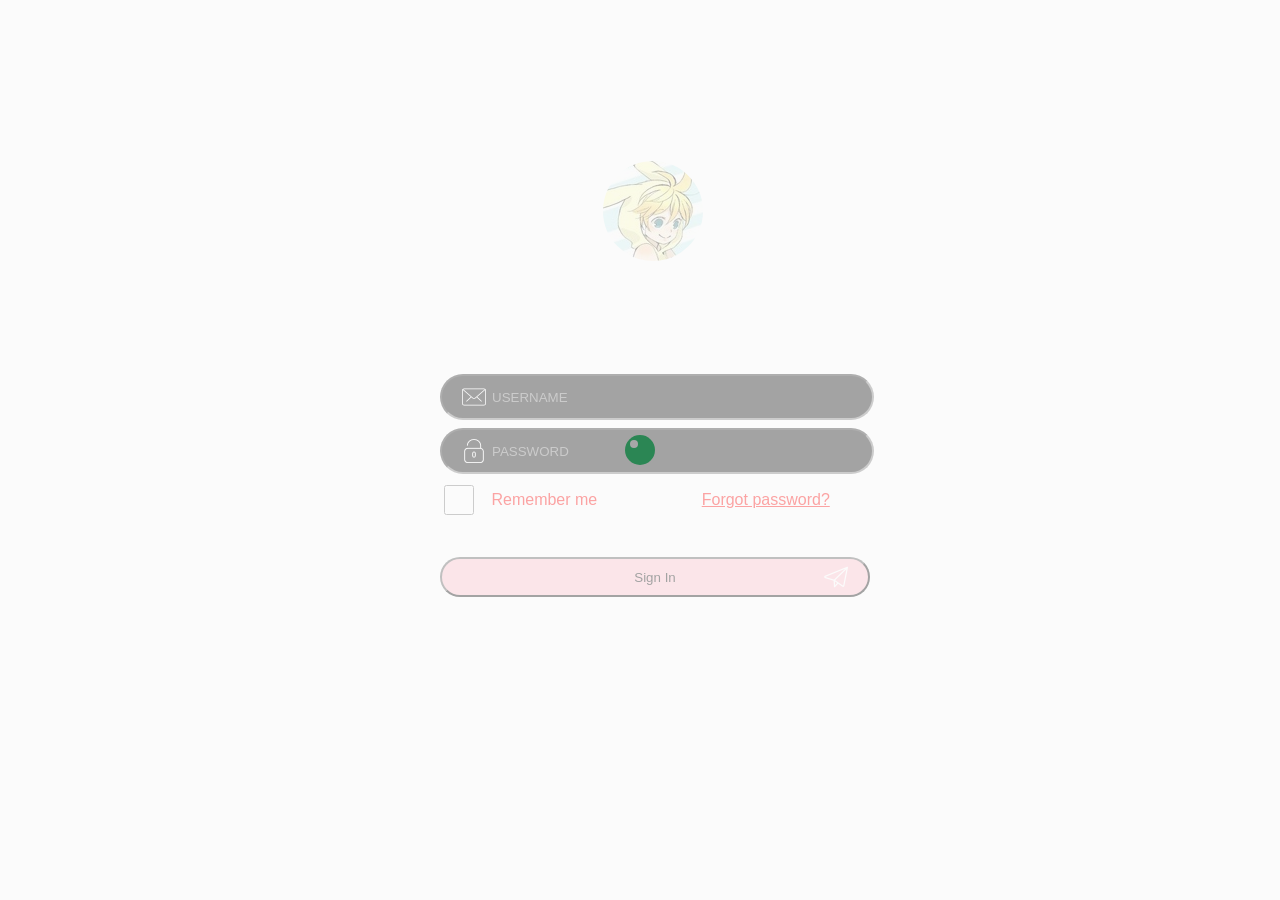
<file: LoginPage.html>
<!DOCTYPE html>
<html>
	<head>
	    <meta charset="utf-8">
		<title>Login Page</title>
		<link rel="stylesheet" href="css/loginpage.css">
		<link rel="stylesheet" href="css/font-awesome.min.css">
		<script src="js/jquery.js"></script>		
		<script src="js/custom.js"></script>
	</head>
	<body>
	<div class="preloader">
		<div class="sk-spinner sk-spinner-wordpress">
			<span class="sk-inner-circle"></span>
		</div>
	</div>
	    <div id="body">
			<div id="div1">
				<h1 style="font-size:50px;"><pre>BEYONDBOB'S PAGE</pre></h1>
			</div>
			<div id="div4"></div>
			<div id="div2">
				<h2 style="font-size:35px;"><pre>SIGN IN</pre></h2>
			</div>
			<form name="sign" method="get" action="index.html">
				<div>
					<input type="email" id="input1" Name="Username" placeholder="USERNAME" required="">
				</div>
				<div class="div">
					<input type="password" id="input2"Name="Password" placeholder="PASSWORD" required="">
				</div>
				<div id="div3">
					<input type="checkbox" id="brand" value="">
					<label for="brand" style="color:red">Remember me</label>
					<a href="#" style="color:red">Forgot password?</a>
				</div>
				<div>
					<input type="submit" id="input3" Name="SignIn" value="Sign In" style="margin-top:0%;">
				</div>
			</form>
		</div>
</file>
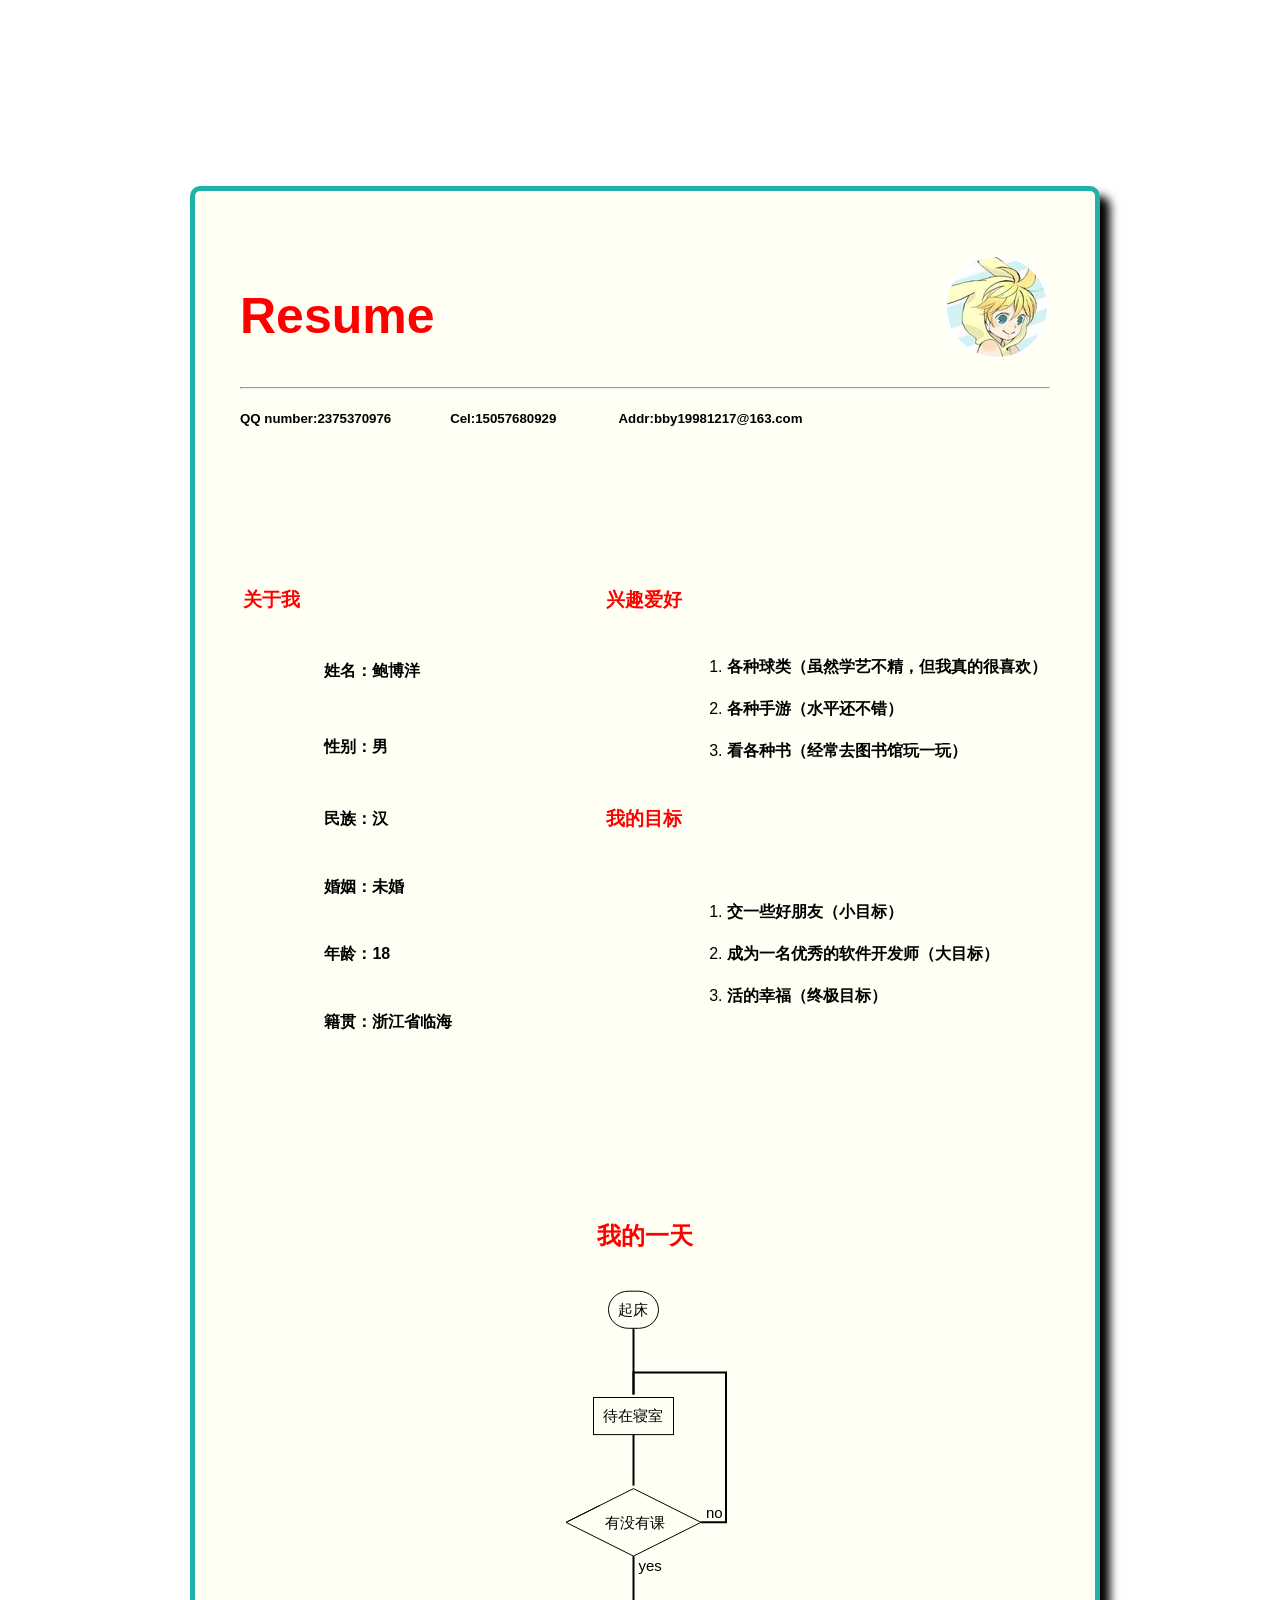
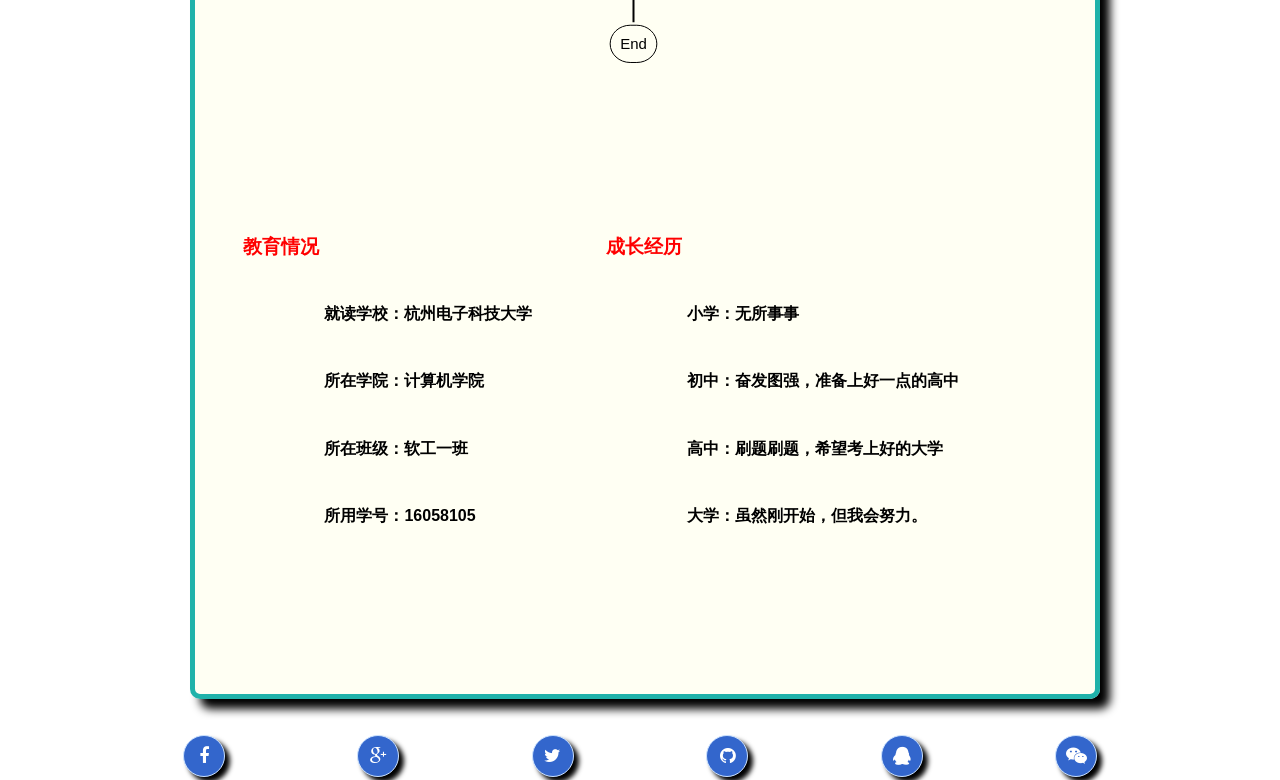
<file: mine.html>
<!DOCTYPE html>
<html>
	<head>
		<meta charset="utf-8">
		<title>自我介绍</title>
		<script src="js/jquery.js"></script>		
		<script src="js/custom.js"></script>
		<script src="js/aside.js"></script>
		<link rel="stylesheet" href="css/font-awesome.min.css">
		<link rel="stylesheet" href="css/aside.css">
		<link href="css/mine.css" rel="stylesheet" type="text/css">
	</head>
	<body>
		<div class="side-back" style="display: none;"></div>
		<div class="side-area">
			<div class="side-btn"></div>
			<div id="aside0"></div>
			<div class="side-time">
				<div class="side-week">星期三</div>
				<div class="side-data">2017/5/24</div>
			</div>
			<div style="width:100%;float:left;clear:both;margin-top:4px;">
			    <img src="images/fruit1.jpg" style="width:40px;height:40px;float:left;">
				<a href="index.html"><h4>首页</h4></a>
			</div><hr>
			<div style="width:100%;float:left;clear:both;margin-top:4px;">
			    <img src="images/fruit2.jpg" style="width:40px;height:40px;float:left;">
				<a href="myuniversity.html"><h4>我的大学</h4></a>
			</div><hr>
			<div style="width:100%;float:left;clear:both;margin-top:4px;">
			    <img src="images/fruit3.jpg" style="width:40px;height:40px;float:left;">
				<a href="MyfavoriteFood.html"><h4>我喜欢的食物</h4></a>
			</div><hr>
			<div style="width:100%;float:left;clear:both;margin-top:4px;">
			    <img src="images/fruit4.jpg" style="width:40px;height:40px;float:left;">
				<a href="survey.html"><h4>反馈</h4></a>
			</div><hr>
			<div style="width:100%;float:left;clear:both;margin-top:4px;">
			    <img src="images/fruit5.jpg" style="width:40px;height:40px;float:left;">
				<a href="LoginPage.html"><h4>退出</h4></a>
			</div><hr>
		</div>
		<div class="preloader">
			<div class="sk-spinner sk-spinner-wordpress">
				<span class="sk-inner-circle"></span>
			</div>
		</div>
		<div style="width:900px;margin:0 auto;">
			<div id="div0"><h1 style="color:white;"><strong>自我介绍</strong></h1></div>
			<div id="div1">
				<div id="header" style="width:100%;">
				  <div width="30%" style="float:left;">
					<h1>Resume</h1>   
				  </div>
				  <a href="index.html" id="a">
				  </a>
				</div>
				<div id="part1" style="width:90%;">
					<hr>
					<h5>QQ number:2375370976                Cel:15057680929                 Addr:bby19981217@163.com
				</div>
				<div id="part2">
					<table border="0" width="90%;">
						<tbody>
							<tr>
								<td colspan="5" style="padding-bottom:10%;"><a name="aboutme">&nbsp;</a></td>
							</tr>
							<tr>
								<td width="10%"><h3>关于我</h3></td>
								<td width="25%">&nbsp;</td>
								<td width="10%">&nbsp;</td>
								<td width="10%"><h3>兴趣爱好</h3></td>
								<td>&nbsp;</td>
							</tr>
							<tr>
								<td width="10%">&nbsp;</td>
								<td width="25%"><h4>姓名：鲍博洋</h4></td>
								<td width="10%">&nbsp;</td>
								<td width="10%">&nbsp;</td>
								<td rowspan="2">
									<ol>
										<li><h4>各种球类（虽然学艺不精，但我真的很喜欢）</h4></li>
										<li><h4>各种手游（水平还不错）</h4></li>
										<li><h4>看各种书（经常去图书馆玩一玩）</h4></li>
									</ol>
								</td>
							</tr>
							<tr>
								<td width="10%">&nbsp;</td>
								<td width="25%"><h4>性别：男</h4></td>
								<td width="10%">&nbsp;</td>
								<td width="10%">&nbsp;</td>
							</tr>
							<tr>
								<td width="10%">&nbsp;</td>
								<td width="25%"><h4>民族：汉</h4></td>
								<td width="10%">&nbsp;</td>
								<td width="10%"><h3>我的目标</h3></td>
								<td>&nbsp;</td>
							</tr>
							<tr>
								<td width="10%">&nbsp;</td>
								<td width="25%"><h4>婚姻：未婚</h4></td>
								<td width="10%">&nbsp;</td>
								<td width="10%">&nbsp;</td>
								<td rowspan="3">
									<ol>
										<li><h4>交一些好朋友（小目标）</h4></li>
										<li><h4>成为一名优秀的软件开发师（大目标）</h4></li>
										<li><h4>活的幸福（终极目标）</h4></li>
									</ol>
								</td>
							</tr>
							<tr>
								<td width="10%">&nbsp;</td>
								<td width="25%"><h4>年龄：18</h4></td>
								<td width="10%">&nbsp;</td>
								<td width="10%">&nbsp;</td>
							</tr>
							<tr>
								<td width="10%">&nbsp;</td>
								<td width="25%"> <h4>籍贯：浙江省临海</h4></td>
								<td width="10%">&nbsp;</td>
								<td width="10%">&nbsp;</td>
							</tr>
							<tr>
								<td colspan="5" style="padding-bottom:15%;"><a name="myday">&nbsp;</a></td>
							</tr>
							<tr>
								<td height="300px;" colspan="5">
									<div>
										<h2 style="text-align:center;">我的一天</h2>
										<div style="text-align:center;">
											<svg  style="overflow: hidden; position: relative;" viewBox="0 0 166 392.485" preserveAspectRatio="xMidYMid meet" width="166" height="392.485" version="1.1">
												<desc style="-webkit-tap-highlight-color: rgba(0, 0, 0, 0);">Created with Raphaël 2.1.2</desc>
												<defs style="-webkit-tap-highlight-color: rgba(0, 0, 0, 0);"><path id="raphael-marker-block-obj1" style="-webkit-tap-highlight-color: rgba(0, 0, 0, 0);" stroke-linecap="round" d="M 5 0 L 0 2.5 L 5 5 Z" />
													<marker style="-webkit-tap-highlight-color: rgba(0, 0, 0, 0);" refX="1.5" refY="1.5" markerWidth="3" markerHeight="3" orient="auto">
														<use style="-webkit-tap-highlight-color: rgba(0, 0, 0, 0);" fill="black" stroke="none" stroke-width="1.6667" transform="rotate(180 1.5 1.5) scale(0.6)"/>
													</marker>
												</defs>
												<rect style="-webkit-tap-highlight-color: rgba(0, 0, 0, 0);" fill="rgba(0, 0, 0, 0)"; stroke="#000000" stroke-width="1" transform="matrix(1 0 0 1 46.5 19.195)" x="0" y="0" width="50" height="37.11" rx="20" ry="20" r="20" />
												<text font-size="15px" style="font: 15px &quot;Arial&quot;; font-size-adjust: none; font-stretch: normal; text-anchor: start; -webkit-tap-highlight-color: rgba(0, 0, 0, 0);" fill="#000000" stroke="none" stroke-width="1" text-anchor="start" transform="matrix(1 0 0 1 46.5 19.195)" x="10" y="18.555" font="10px &quot;Arial&quot;">
													<tspan style="-webkit-tap-highlight-color: rgba(0, 0, 0, 0);" dy="5.39">起床</tspan>
												</text>
												<rect style="-webkit-tap-highlight-color: rgba(0, 0, 0, 0);" fill="rgba(0, 0, 0, 0)" stroke="#000000" stroke-width="1" transform="matrix(1 0 0 1 31.5 125.5)" x="0" y="0" width="80" height="37.11" rx="0" ry="0" r="0" />
												<text font-size="15px" style="font: 15px &quot;Arial&quot;; font-size-adjust: none; font-stretch: normal; text-anchor: start; -webkit-tap-highlight-color: rgba(0, 0, 0, 0);" fill="#000000" stroke="none" stroke-width="1" text-anchor="start" transform="matrix(1 0 0 1 31.5 125.5)" x="10" y="18.555" font="10px &quot;Arial&quot;">
													<tspan style="-webkit-tap-highlight-color: rgba(0, 0, 0, 0);" dy="5.39">待在寝室</tspan>
												</text>
												<path style="-webkit-tap-highlight-color: rgba(0, 0, 0, 0);" fill="rgba(0, 0, 0, 0)" stroke="#000000" stroke-width="1" transform="matrix(1 0 0 1 4 216.61)" d="M 33.75 16.875 L 0 33.75 L 67.5 67.5 L 135 33.75 L 67.5 0 L 0 33.75" />
												<text font-size="15px" style="font: 15px &quot;Arial&quot;; font-size-adjust: none; font-stretch: normal; text-anchor: start; -webkit-tap-highlight-color: rgba(0, 0, 0, 0);" fill="#000000" stroke="none" stroke-width="1" text-anchor="start" transform="matrix(1 0 0 1 4 216.61)" x="38.75" y="33.75" font="10px &quot;Arial&quot;">
													<tspan style="-webkit-tap-highlight-color: rgba(0, 0, 0, 0);" dy="5.395">有没有课</tspan>
												</text>
												<rect style="-webkit-tap-highlight-color: rgba(0, 0, 0, 0);" fill="rgba(0, 0, 0, 0)" stroke="#000000" stroke-width="1" transform="matrix(1 0 0 1 48.16 353.235)" x="0" y="0" width="46.68" height="37.25" rx="20" ry="20" r="20" />
												<text font-size="15px" style="font: 15px &quot;Arial&quot;; font-size-adjust: none; font-stretch: normal; text-anchor: start; -webkit-tap-highlight-color: rgba(0, 0, 0, 0);" fill="#000000" stroke="none" stroke-width="1" text-anchor="start" transform="matrix(1 0 0 1 48.16 353.235)" x="10" y="18.625" font="10px &quot;Arial&quot;">
													<tspan style="-webkit-tap-highlight-color: rgba(0, 0, 0, 0);" dy="5.2">End</tspan>
												</text>
												<path style="-webkit-tap-highlight-color: rgba(0, 0, 0, 0);" fill="none" marker-end="url(&quot;#raphael-marker-endblock33-obj2&quot;)" stroke="#000000" stroke-width="2" d="M 71.5 56.305 C 71.5 56.305 71.5 109.223 71.5 122.505" />
												<path style="-webkit-tap-highlight-color: rgba(0, 0, 0, 0);" fill="none" marker-end="url(&quot;#raphael-marker-endblock33-obj2&quot;)" stroke="#000000" stroke-width="2" d="M 71.5 162.61 C 71.5 162.61 71.5 202.264 71.5 213.61" />
												<path style="-webkit-tap-highlight-color: rgba(0, 0, 0, 0);" fill="none" marker-end="url(&quot;#raphael-marker-endblock33-obj2&quot;)" stroke="#000000" stroke-width="2" d="M 71.5 284.11 C 71.5 284.11 71.5 336.975 71.5 350.243" />
												<text font-size="15px" style="font: 15px &quot;Arial&quot;; font-size-adjust: none; font-stretch: normal; text-anchor: start; -webkit-tap-highlight-color: rgba(0, 0, 0, 0);" fill="#000000" stroke="none" stroke-width="1" text-anchor="start" x="76.5" y="294.11" font="10px &quot;Arial&quot;">
													<tspan style="-webkit-tap-highlight-color: rgba(0, 0, 0, 0);" dy="5.205">yes</tspan>
												</text>
												<path style="-webkit-tap-highlight-color: rgba(0, 0, 0, 0);" fill="none" marker-end="url(&quot;#raphael-marker-endblock33-obj2&quot;)" stroke="#000000" stroke-width="2" d="M 139 250.36 C 139 250.36 164 250.36 164 250.36 C 164 250.36 164 100.5 164 100.5 C 164 100.5 71.5 100.5 71.5 100.5 C 71.5 100.5 71.5 115.873 71.5 122.509" />
												<text font-size="15px" style="font: 15px &quot;Arial&quot;; font-size-adjust: none; font-stretch: normal; text-anchor: start; -webkit-tap-highlight-color: rgba(0, 0, 0, 0);" fill="#000000" stroke="none" stroke-width="1" text-anchor="start" x="144" y="240.36" font="10px &quot;Arial&quot;">
													<tspan style="-webkit-tap-highlight-color: rgba(0, 0, 0, 0);" dy="5.205">no</tspan>
												</text>
											</svg>
										</div>
									</div>
								</td>
							</tr>
							<tr>
								<td colspan="5" style="padding-bottom:15%;"><a name="edu">&nbsp;</a></td>
							</tr>
							<tr>
								<td width="10%"><h3>教育情况</h3></a></td>
								<td width="25%"></td>
								<td width="10%">&nbsp;</td>
								<td width="10%"><h3>成长经历</h3></td>
								<td>&nbsp;</td>
							</tr>
							<tr>
								<td width="10%">&nbsp;</td>
								<td width="25%"><h4>就读学校：杭州电子科技大学</h4></td>
								<td width="10%">&nbsp;</td>
								<td width="10%">&nbsp;</td>
								<td><h4>小学：无所事事</h4></td>
							</tr>
							<tr>
								<td width="10%">&nbsp;</td>
								<td width="25%"><h4>所在学院：计算机学院</h4></td>
								<td width="10%">&nbsp;</td>
								<td width="10%">&nbsp;</td>
								<td><h4>初中：奋发图强，准备上好一点的高中</h4></td>
							</tr>
							<tr>
								<td width="10%">&nbsp;</td>
								<td width="25%"><h4>所在班级：软工一班</h4></td>
								<td width="10%">&nbsp;</td>
								<td width="10%">&nbsp;</td>
								<td><h4>高中：刷题刷题，希望考上好的大学</h4></td>
							</tr>
							<tr>
								<td width="10%">&nbsp;</td>
								<td width="25%"><h4>所用学号：16058105</h4></td>
								<td width="10%">&nbsp;</td>
								<td width="10%">&nbsp;</td>
								<td><h4>大学：虽然刚开始，但我会努力。</h4></td>
							</tr>
							<tr>
								<td colspan="5" style="padding-bottom:15%;"><a name="hometown">&nbsp;</a></td>
							</tr>
						</tbody>
					</table>
				</div>
			</div>
		</div>
		<div id="footer">
			<ul class="social-icons">
				<li><a href="http://facebook.com" class="fa fa-facebook"></a></li>
				<li><a href="https://plus.google.com" class="fa fa-google-plus"></a></li>
				<li><a href="http://twitter.com" class="fa fa-twitter"></a></li>
				<li><a href="https://github.com" class="fa fa-github"></a></li>
				<li><a href="http://web2.qq.com" class="fa fa-qq"></a></li>
				<li><a href="https://wx.qq.com" class="fa fa-wechat"></a></li>
			</ul>
		</div>
	</body>
</html>
</file>
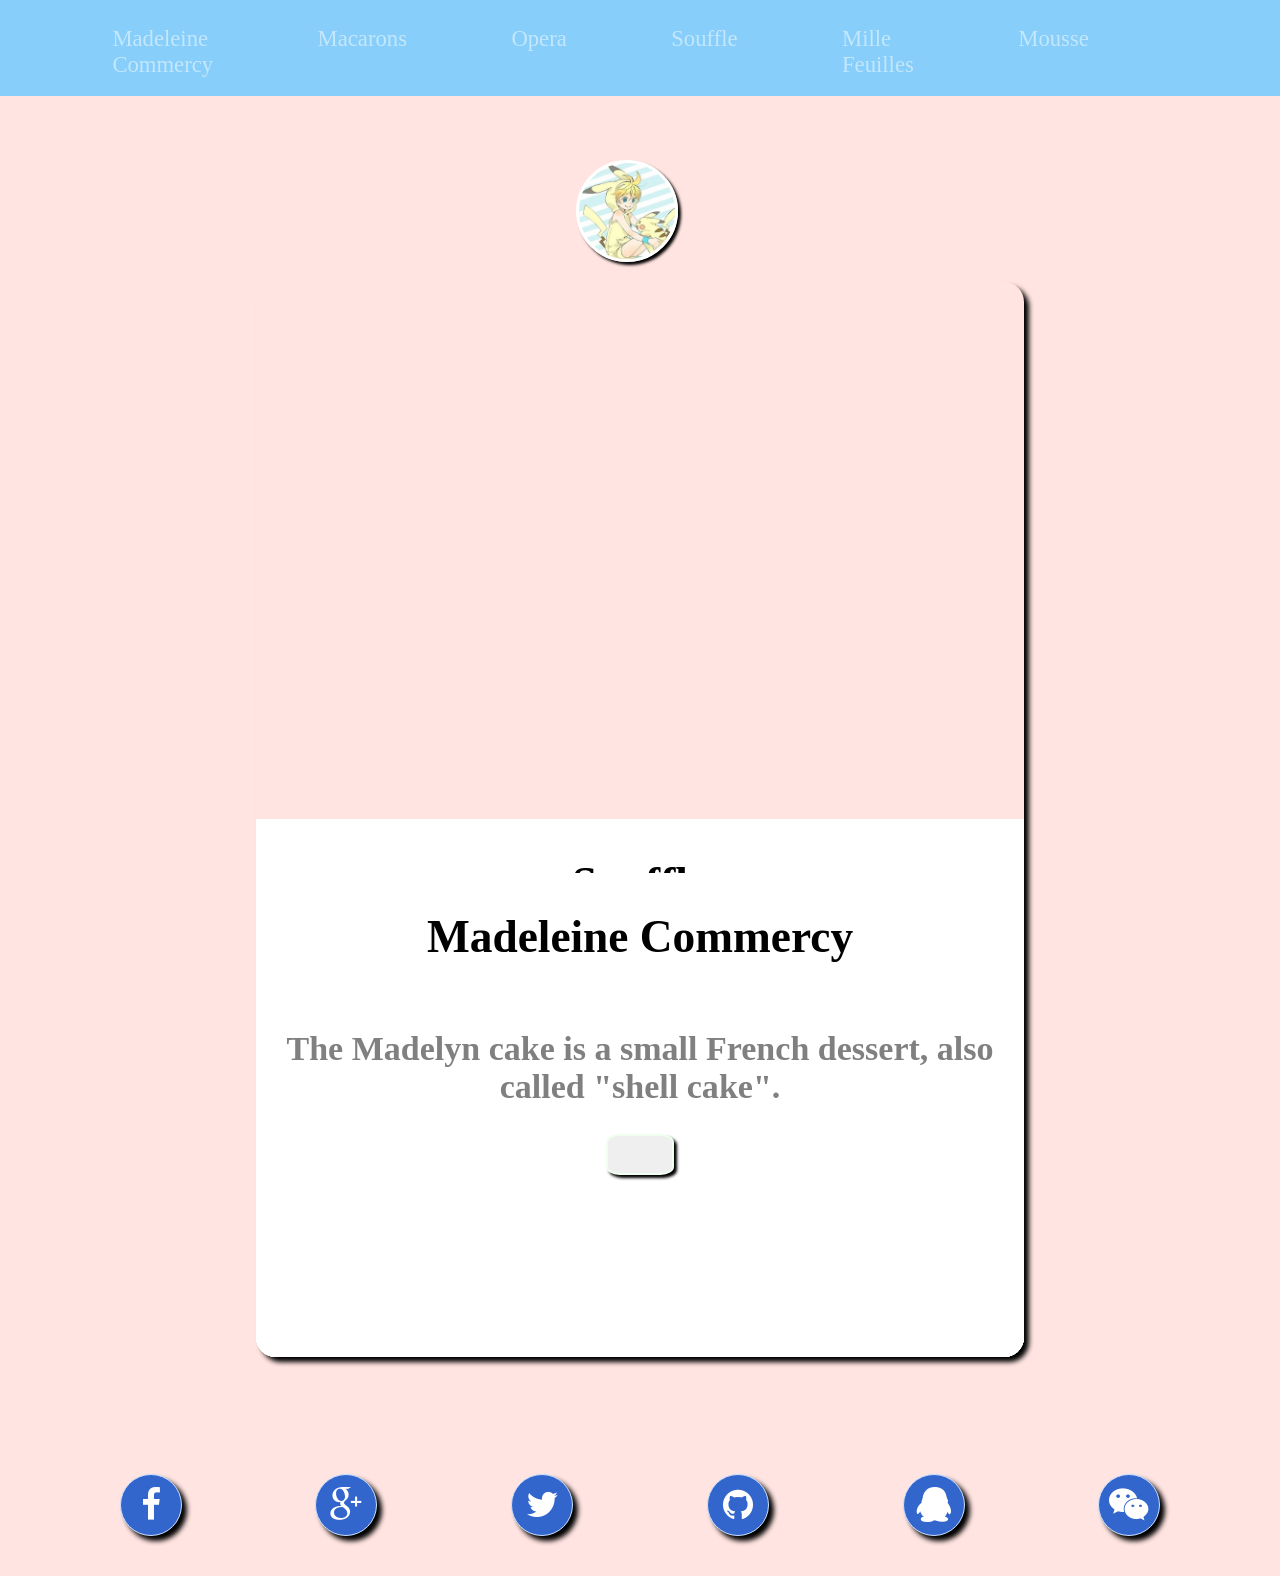
<file: MyfavoriteFood.html>
<!DOCTYPE html>
<html>
	<head>
		<meta charset="utf-8">
		<title>My Favorite Food</title>
		<link rel="stylesheet" href="css/MyfavoriteFood.css">
		<link rel="stylesheet" href="css/aside.css">
		<link rel="stylesheet" href="css/font-awesome.min.css">
		<script src="js/jquery.js"></script>
		<script src="js/MyFavoriteFood.js"></script>		
		<script src="js/custom.js"></script>
		<script src="js/aside.js"></script>
	</head>
	<body>
		<div class="side-back" style="display: none;"></div>
		<div class="side-area">
			<div class="side-btn"></div>
			<div id="aside0"></div><hr>
			<div class="side-time">
				<div class="side-week">星期三</div>
				<div class="side-data">2017/5/24</div>
			</div>
			<div style="width:100%;float:left;clear:both;margin-top:4px;">
			    <img src="images/fruit1.jpg" style="width:40px;height:40px;float:left;">
				<a href="index.html"><h5>首页</h5></a>
			</div><hr>			
			<div style="width:100%;float:left;clear:both;margin-top:4px;">
			    <img src="images/fruit2.jpg" style="width:40px;height:40px;float:left;">
				<a href="myuniversity.html"><h5>我的大学</h5></a>
			</div><hr>
			<div style="width:100%;float:left;clear:both;margin-top:4px;">
			    <img src="images/fruit3.jpg" style="width:40px;height:40px;float:left;">
				<a href="mine.html"><h5>我的介绍</h5></a>
			</div><hr>
			<div style="width:100%;float:left;clear:both;margin-top:4px;">
			    <img src="images/fruit4.jpg" style="width:40px;height:40px;float:left;">
				<a href="survey.html"><h5>反馈</h5></a>
			</div><hr>
			<div style="width:100%;float:left;clear:both;margin-top:4px;">
			    <img src="images/fruit5.jpg" style="width:40px;height:40px;float:left;">
				<a href="LoginPage.html"><h5>退出</h5></a>
			</div><hr>
		</div>
		<div class="preloader">
			<div class="sk-spinner sk-spinner-wordpress">
				<span class="sk-inner-circle"></span>
			</div>
		</div>
		<div id="nav">
			<ul>
				<li id="1">Madeleine Commercy</li>
				<li id="2">Macarons</li>
				<li id="3">Opera</li>
				<li id="4">Souffle</li>
				<li id="5">Mille Feuilles</li>
				<li id="6">Mousse</li>
			</ul>
		</div>
	    <a href="index.html" id="a"></a>
		<div id="div0">
		<div id="div1">
			<div id="div2">
				<span id="span1" class="span">
				<div id="div3">
				</div>
				<div id="div4">
					<h1>Madeleine Commercy<h1>
					<h2 style="color:grey">The Madelyn cake is a small French dessert, also called "shell cake".</h2>
					<p>When the spoonful of tea with pastry touching my jaw, a feeling of comfort spread throughout my body, and I felt extraordinary.</p>
					<button></button>					
				</div>
				</span>
				<span id="span2" class="span">
					<div id="div5">
					</div>
					<div id="div6">
						<h1>Macarons</h1>
						<h2 style="color:grey">Macarons is the most romantic French dessert, also called macaron Macarons.</h2>
						<p>Macarons released, with a circular flat shell based coated up-regulated protein, on the last shell with a hemispherical, forming a circle of small dessert, showing a rich taste.</p>
						<button></button>						
					</div>
				</span>	
				<span id="span3" class="span">
					<div id="div7">
					</div>
					<div id="div8">
						<h1 style="padding-top:0">Opera</h1>
						<h2 style="color:grey">Opera is a cake with hundreds of years of history,France's famous dessert.</h2>
						<p>There are six layers of traditional Opera, including three layers of sponge cake dipped in Coffee Syrup, butter, cream and chocolate cream. The filling is filled with the aroma of coffee and chocolate.Each layer of flaky pastry virtually melt on the tongue.</p>
						<button></button>						
					</div>
				</span>	
				<span id="span4" class="span">
					<div id="div9">
					</div>
					<div id="div10">
						<h1>Souffle</h1>
						<h2 style="color:grey">Souffle is originate from Franch cuisine,It's a French cake</h2>
						<p>Souffle can be eaten hot or frozen later. Most of them also contain vegetables and fruits, such as apple Souffle, crispy pear Souffle, banana Souffle, peach Souffle, chocolate Souffle and orange juice Souffle, etc.</p>
						<button></button>						
					</div>
				</span>
				<span id="span5" class="span">
					<div id="div11">
					</div>
					<div id="div12">
						<h1>Mille Feuilles</h1>
						<h2 style="color:grey">Mille Feuilles's French means "one thousand stories", so it's also called "Puff Pastry"</h2>
						<p>Mille Feuilles has a total of three layers of yellow puff pastry coke, the middle is filled with sweet fragrance and vanilla caska sauce (also Custard), Puff Pastry go into the mouth broken, butter flavor is full of mouth, happiness is just so so.</p>
						<button></button>					
					</div>
				</span>
				<span id="span6" class="span">
					<div id="div13">
					</div>
					<div id="div14">
						<h1>Mousse</h1>
						<h2 style="color:grey">mousse is a milk dessert</h2>
						<p>Special texture mousse depends on stirring out protein bubbles in cream, its taste can not only light as cotton, but also dense thick and creamy plump. Texture changes and various flavors add variety to the appearance, color, texture, and taste of the ingredients.</p>
						<button></button>	
					</div>
				</span>
			</div>
		 </div>	
		</div>
		<div id="footer">
			<ul class="social-icons">
				<li><a href="http://facebook.com" class="fa fa-facebook"></a></li>
				<li><a href="https://plus.google.com" class="fa fa-google-plus"></a></li>
				<li><a href="http://twitter.com" class="fa fa-twitter"></a></li>
				<li><a href="https://github.com" class="fa fa-github"></a></li>
				<li><a href="http://web2.qq.com" class="fa fa-qq"></a></li>
				<li><a href="https://wx.qq.com" class="fa fa-wechat"></a></li>
			</ul>
		</div>
	</body>
</file>
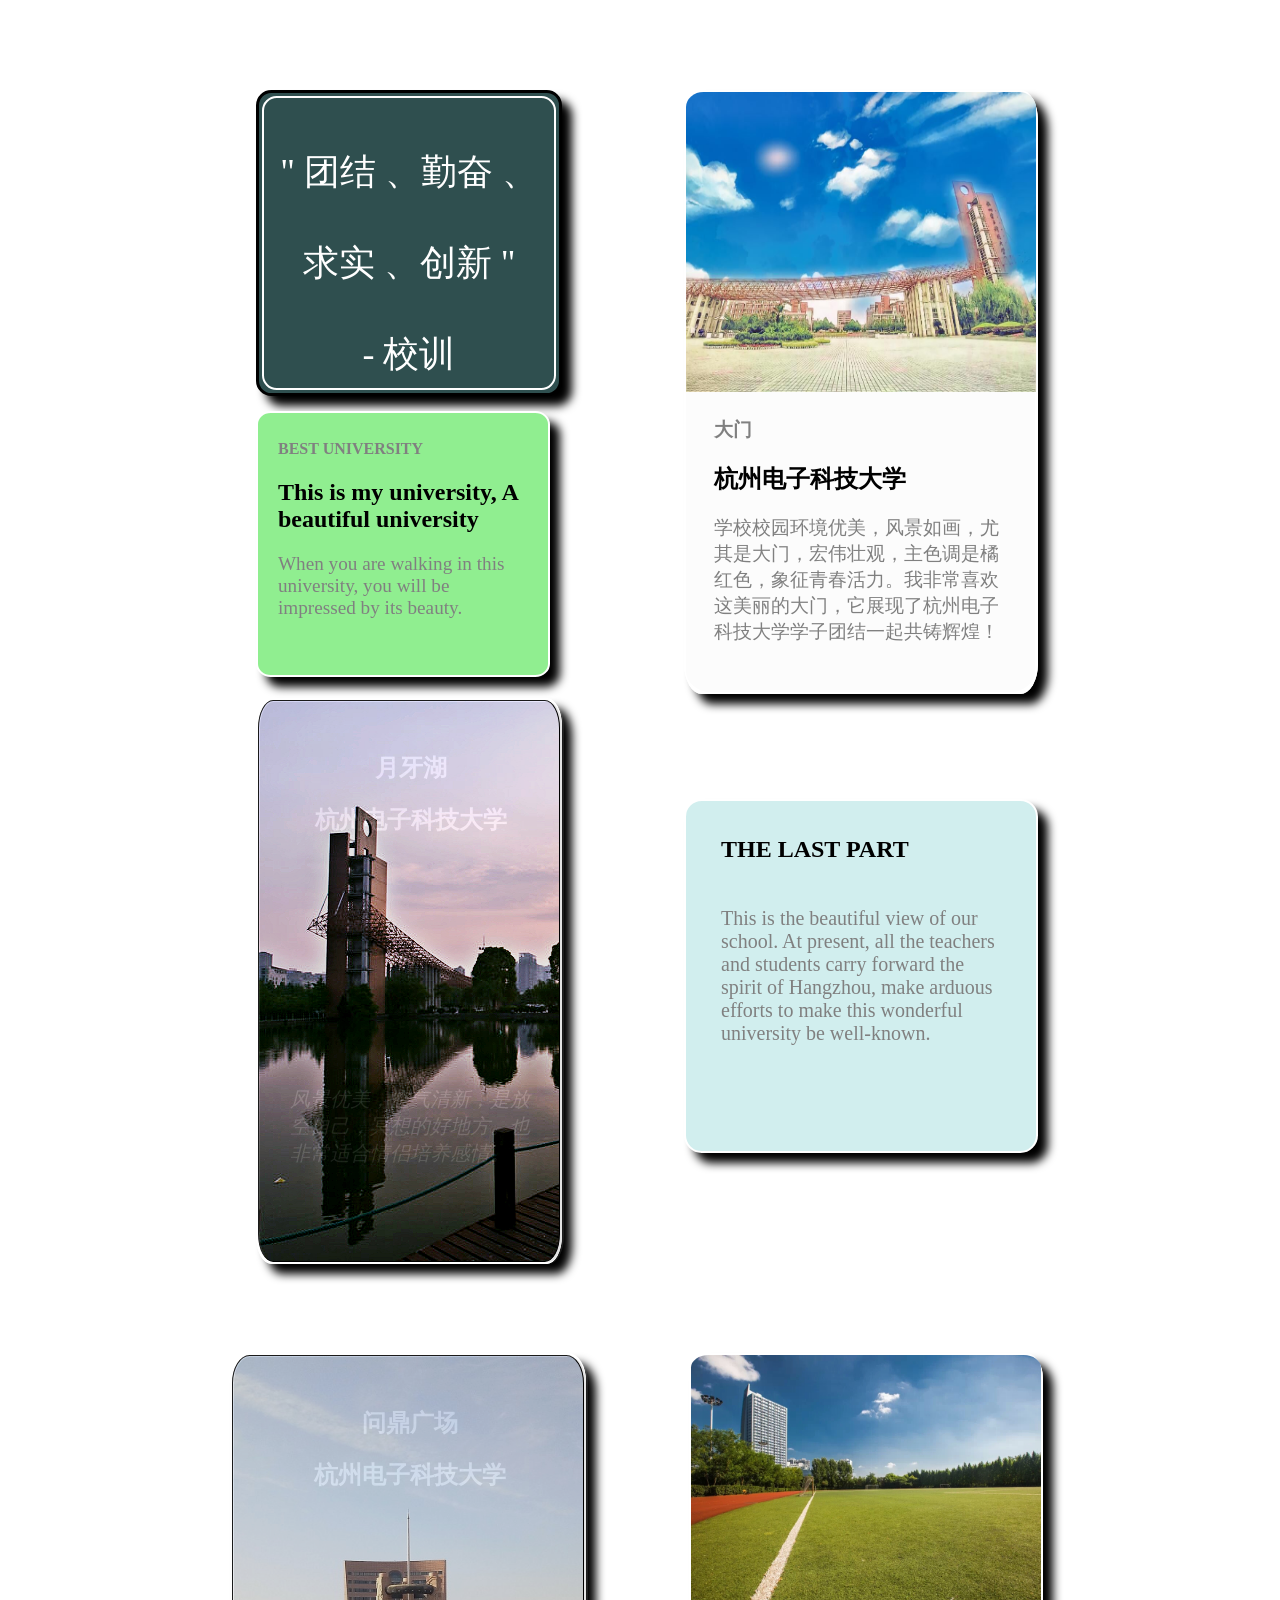
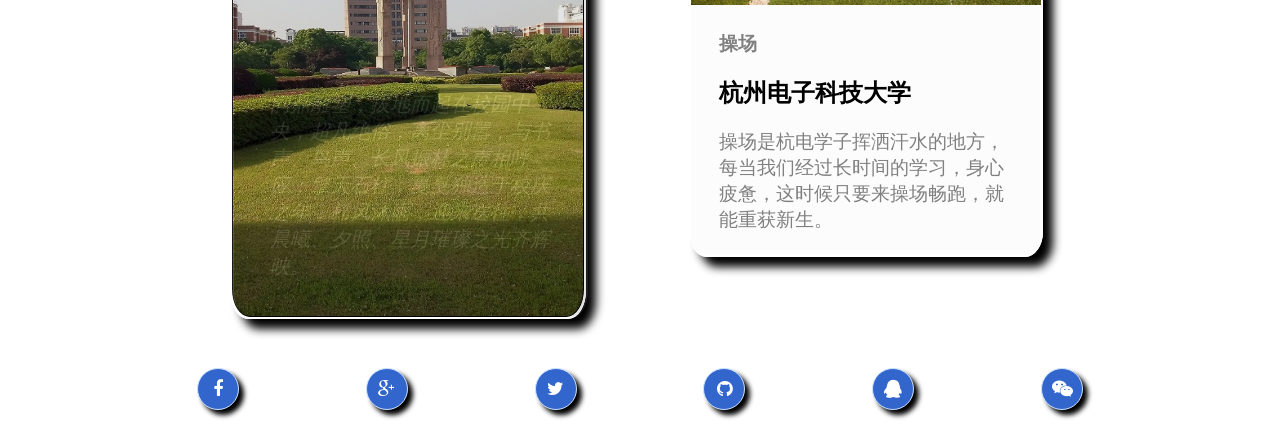
<file: myuniversity.html>
<!DOCTYPE html>
<html>
	<head>
		<meta charset="utf-8">
		<title>My university</title>
		<script src="js/jquery.js"></script>		
		<script src="js/custom.js"></script>
		<script src="js/aside.js"></script>
		<link rel="stylesheet" href="css/font-awesome.min.css">
		<link rel="stylesheet" href="css/aside.css">
		<link rel="stylesheet" href="css/myuniversity.css">
	</head>
	<body>
		<div class="preloader">
			<div class="sk-spinner sk-spinner-wordpress">
				<span class="sk-inner-circle"></span>
			</div>
		</div>
		<div class="side-back" style="display: none;"></div>
		<div class="side-area">
			<div class="side-btn"></div>
			<div id="aside0"></div>
			<div class="side-time" style="padding:0 60px;">
				<div class="side-week">星期三</div>
				<div class="side-data">2017/5/24</div>
			</div>
			<div style="width:100%;float:left;clear:both;margin-top:4px;">
			    <img src="images/fruit1.jpg" style="width:40px;height:40px;float:left;">
				<a href="index.html"><h4>首页</h4></a>
			</div><hr>
			<div style="width:100%;float:left;clear:both;margin-top:4px;">
			    <img src="images/fruit2.jpg" style="width:40px;height:40px;float:left;">
				<a href="mine.html"><h4>我的介绍</h4></a>
			</div><hr>
			<div style="width:100%;float:left;clear:both;margin-top:4px;">
			    <img src="images/fruit3.jpg" style="width:40px;height:40px;float:left;">
				<a href="MyfavoriteFood.html"><h4>我喜欢的食物</h4></a>
			</div><hr>
			<div style="width:100%;float:left;clear:both;margin-top:4px;">
			    <img src="images/fruit4.jpg" style="width:40px;height:40px;float:left;">
				<a href="survey.html"><h4>反馈</h4></a>
			</div><hr>
			<div style="width:100%;float:left;clear:both;margin-top:4px;">
			    <img src="images/fruit5.jpg" style="width:40px;height:40px;float:left;">
				<a href="LoginPage.html"><h4>退出</h4></a>
			</div><hr>
		</div>

			<div id="body">
				<div id="div">
					<div id="div1">
						<div id="div2">
						  <p style="font-size:36px;color:white;margin-top:50px;">" 团结 、勤奋 、<br><br>求实 、创新 " <br><br>- 校训 </p>
						</div>
					</div>
					<div id="div6">
						<h4 style="color:grey">BEST UNIVERSITY</h4>
						<article>
							<h2>This is my university, A beautiful university</h2>
							<p style="color:grey;">When you are walking in this university, you will be impressed by its beauty.</p>
						</article>
					</div>
					<div id="div15">
						<div id="div7"></div>
						<div id="div16">
							<h2 style="color:white;margin-top:50px;text-align:center;">月牙湖</h2>
							<h2 style="color:white;text-align:center;">杭州电子科技大学</h2>
							<p style="margin-top:250px;color:white;font-size:20px;padding:0 10%;"><em>  风景优美，空气清新，是放空自己，冥想的好地方。也非常适合情侣培养感情。</em></p>
						</div>
					</div>
				</div>
				<div id="div0">
					<div id="div3">
						<div id="div4"></div>
						<div id="div11">
							<h3 style="color:grey;">大门</h3>
							<h2>杭州电子科技大学</h2>
							<p style="color:grey;">学校校园环境优美，风景如画，尤其是大门，宏伟壮观，主色调是橘红色，象征青春活力。我非常喜欢这美丽的大门，它展现了杭州电子科技大学学子团结一起共铸辉煌！</p>
						</div>
					</div>
					<div id="div8">
						<h2 style="padding:0 10%;margin-top:10%">THE LAST PART</h2>
						<p style="font-size:20px;padding:7% 10%;color:grey;">This is the beautiful view of our school. At present, all the teachers and students carry forward the spirit of Hangzhou, make arduous efforts to make this wonderful university be well-known.</p>
					</div>
				</div>		
				<div id="div13">
					<div id="div5"></div>
					<div id="div14">
						<h2 style="color:white;margin-top:50px;text-align:center;">问鼎广场</h2>
						<h2 style="color:white;text-align:center;">杭州电子科技大学</h2>
						<p style="margin-top:200px;color:white;font-size:20px;padding:0 10%;"><em>  问鼎雕塑，拔地而起在校园中央，超凡绝俗，离尘别嚣，与书声、鸟声、长风振林之声相呼应；擎天石柱，戛戛独造于校庆之年，栉风沐雨，迎来送往，共晨曦、夕照、星月璀璨之光齐辉映。</em></p>
					</div>
				</div>
				<div id="div9">
					<div id="div10"></div>
					<div id="div12">
						<h3 style="color:grey;">操场</h3>
						<h2>杭州电子科技大学</h2>
						<p style="color:grey;">操场是杭电学子挥洒汗水的地方，每当我们经过长时间的学习，身心疲惫，这时候只要来操场畅跑，就能重获新生。</p>
					</div>
				</div>
			</div>
			<div id="footer">
				<ul class="social-icons">
					<li><a href="http://facebook.com" class="fa fa-facebook"></a></li>
					<li><a href="https://plus.google.com" class="fa fa-google-plus"></a></li>
					<li><a href="http://twitter.com" class="fa fa-twitter"></a></li>
					<li><a href="https://github.com" class="fa fa-github"></a></li>
					<li><a href="http://web2.qq.com" class="fa fa-qq"></a></li>
					<li><a href="https://wx.qq.com" class="fa fa-wechat"></a></li>
				</ul>
			</div>

	</body>
</html>
</file>
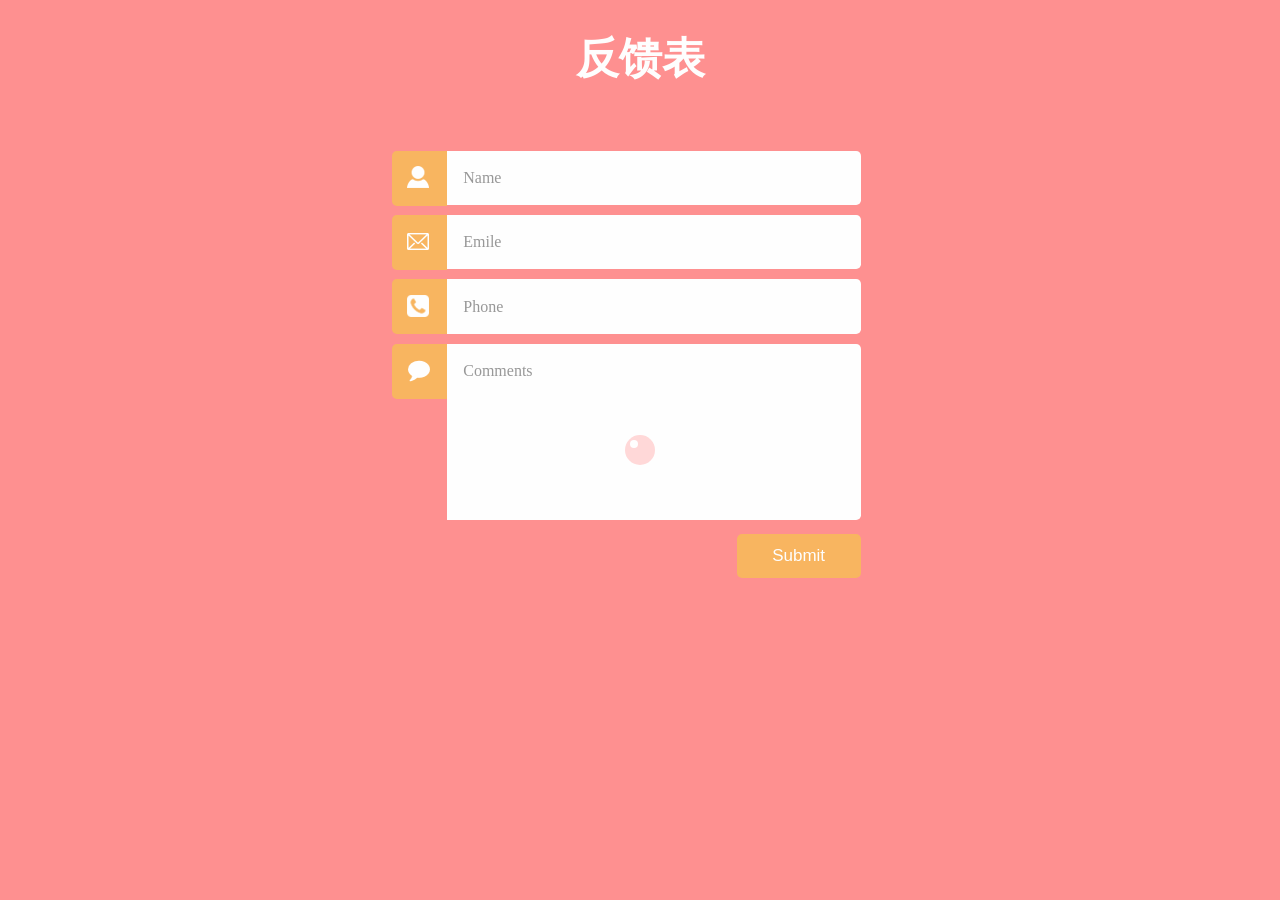
<file: survey.html>
<!DOCTYPE html>
<html>
	<head>
		<meta charset="utf-8">
		<title>survey</title>

		<script type="text/javascript" src="js/jquery.js"></script>
		<script type="text/javascript">
			$(document).ready(function(){
			  $("form").submit(function(e){
				alert("提交成功！\n非常感谢！");
			  });
			});
		</script>
		<script src="js/custom.js"></script>
		<script type="text/javascript" src="js/aside.js"></script>
		<link rel="stylesheet" href="css/aside.css">
		<link href="css/style.css" rel='stylesheet' type='text/css' />
	</head>
	<body>
		<div class="preloader">
			<div class="sk-spinner sk-spinner-wordpress">
				<span class="sk-inner-circle"></span>
			</div>
		</div>
		<div class="side-back" style="display: none;"></div>
		<div class="side-area">
			<div class="side-btn"></div>
			<div id="aside0"></div>
			<div class="side-time">
				<div class="side-week">星期三</div>
				<div class="side-data">2017/5/24</div>
			</div>
			<div style="width:100%;float:left;clear:both;margin-top:4px;">
			    <img src="images/fruit1.jpg" style="width:40px;height:40px;float:left;">
				<a href="index.html"><h4>首页</h4></a>
			</div><hr>
			<div style="width:100%;float:left;clear:both;margin-top:4px;">
			    <img src="images/fruit2.jpg" style="width:40px;height:40px;float:left;">
				<a href="mine.html"><h4>我的介绍</h4></a>
			</div><hr>
			<div style="width:100%;float:left;clear:both;margin-top:4px;">
			    <img src="images/fruit3.jpg" style="width:40px;height:40px;float:left;">
				<a href="myuniversity.html"><h4>我的大学</h4></a>
			</div><hr>
			<div style="width:100%;float:left;clear:both;margin-top:4px;">
			    <img src="images/fruit4.jpg" style="width:40px;height:40px;float:left;">
				<a href="MyfavoriteFood.html"><h4>我喜欢的食物</h4></a>
			</div><hr>
			<div style="width:100%;float:left;clear:both;margin-top:4px;">
			    <img src="images/fruit5.jpg" style="width:40px;height:40px;float:left;">
				<a href="LoginPage.html"><h4>退出</h4></a>
			</div><hr>
		</div>
		<h1 style="padding:0 40%">反馈表</h1>
		<div class="login-01">
			<form name="input" action="" method="get">
				<ul>
					<li class="first">
						<a href="#" class=" icon user"></a><input type="text" class="text"  placeholder="Name" required="" >
						<div class="clear"></div>
					</li>
					<li class="first">
						<a href="#" class=" icon email"></a><input type="email" class="text" placeholder="Emile" required="">
						<div class="clear"></div>
					</li>
					<li class="first">
						<a href="#" class=" icon phone"></a><input type="tel" class="text"  placeholder="Phone" required="">
						<div class="clear"></div>
					</li>
					<li class="second">
					<a href="#" class=" icon msg"></a><textarea value="Message"  placeholder="Comments" required=""></textarea>
					<div class="clear"></div>
					</li>
				</ul>
				<input type="submit" value="Submit" >
				<div class="clear"></div>
			</form>
		</div>
  
	</body>
</html>
</file>
<file: css/loginpage.css>
h2{
	margin:0 40%;
}

.preloader {
  position: fixed;
  top: 0;
  left: 0;
  width: 100%;
  height: 100%;
  z-index: 99999;
  display: -webkit-flex;
  display: -ms-flexbox;
  display: flex;
  -webkit-flex-flow: row nowrap;
  -ms-flex-flow: row nowrap;
  flex-flow: row nowrap;
  -webkit-justify-content: center;
  -ms-flex-pack: center;
  justify-content: center;
  -webkit-align-items: center;
  -ms-flex-align: center;
  align-items: center;
  background: none repeat scroll 0 0 #fff;
  background: none repeat scroll 0 0 #f9f9f9;
}
.sk-spinner-wordpress.sk-spinner {
  background-color: #43CD80;
  width: 30px;
  height: 30px;
  border-radius: 30px;
  position: relative;
  -webkit-animation: sk-innerCircle 1s linear infinite;
  animation: sk-innerCircle 1s linear infinite; 
}
.sk-spinner-wordpress .sk-inner-circle {
  display: block;
  background-color: #fff;
  width: 8px;
  height: 8px;
  position: absolute;
  border-radius: 8px;
  top: 5px;
  left: 5px; }

@-webkit-keyframes sk-innerCircle {
  0% {
    -webkit-transform: rotate(0);
            transform: rotate(0); 
}

  100% {
    -webkit-transform: rotate(360deg);
            transform: rotate(360deg); } }

@keyframes sk-innerCircle {
  0% {
    -webkit-transform: rotate(0);
            transform: rotate(0); }

  100% {
    -webkit-transform: rotate(360deg);
            transform: rotate(360deg); } 
}

#div4{
	width:100px;
	height:100px;
	margin-left:40%;
	border-radius:50%;
	border:3px solid white;
	background-image:url(../images/头像.jpg);
	background-position:40% 15%;
}
input{
	width:330px;
	height:40px;
	border-radius:25px;
	padding:1px 50px;
}
#input1{
	color:white;
	background-image:url(../images/e-mail.png);
	background-position:5% 50%;
	background-repeat:no-repeat;
	background-color:black;
	padding:1px 50px;
}
#input2{
	color:white;
	background-image:url(../images/password.png);
	background-position:5% 50%;
	background-repeat:no-repeat;
	background-color:black;
	padding:1px 50px;
}
#input3{
	width:430px;
	height:40px;
	color:black;
	background-image:url(../images/send1.png);
	background-position:95% 50%;
	padding:2px 75px;
	background-repeat:no-repeat;
	background-color:pink;
}
#brand{
	width:30px;
	height:30px;
}
label,a{
	position:relative;
	bottom:10px;
	left:10px;
}
a{
	margin-left:100px;
}
ul{
	margin:2% 4%;
}
li{
	display:inline;
}
@media ( max-width: 2000px ) {
	body{
	font-family: "Helvetica Neue", Helvetica, Arial, sans-serif;
	background-image:url(http://pic1.5442.com/2015/0703/02/02.jpg);
	background-size:100% 100%;
	background-repeat:no-repeat;
	background-attachment:fixed;
}
h1,h2,h3{
	color:white;
}
.div{
	margin-top:2%;
}
#body{
	width:400px;
	margin:0% auto;	
}
#div1{
	margin-top:3%;
}
#div2{
	margin-top:1%;
}
#div3{
	margin-top:2%;
	height:75px;
}
}
@media  ( max-width:1200px) {
	body{
		font-family: "Helvetica Neue", Helvetica, Arial, sans-serif;
		background-image:url(https://timgsa.baidu.com/timg?image&quality=80&size=b9999_10000&sec=1494856712135&di=e0aa133871b136f9c26779729dccdfe6&imgtype=0&src=http%3A%2F%2Fimg.taopic.com%2Fuploads%2Fallimg%2F120907%2F219077-120ZGP53071.jpg);
		background-size:100% 100%;
		background-repeat:no-repeat;
		background-attachment:fixed;
}
h1,h2,h3{
	color:yellow;
}
.div{
	margin-top:15%;
}
#body{
	width:400px;
	margin:46% auto;
}
#div1{
	margin-top:5%;
}
#div2{
	margin-top:5%;
}
#div3{
	margin-top:10%;
	height:100px;
}
}
</file>
<file: css/aside.css>
.side-back{
    width: 100%;
    height: 100%;
    background: rgba(0,0,0,0.5);
    position: fixed;
    top: 0;
    left: 0;
    display: none;
    z-index: 1000;
}
.side-area{
    position: fixed;
    top: 0;
	background-color:white;
    right: -225px;
    width: 200px;
    height: 100%;
    padding: 20px 12px 25px;
    z-index: 1001;
}
.side-btn{
    width: 50px;
    height: 65px;
    position: absolute;
    top: 120px;
    left: -45px;
	//border-radius:50px 0px 0px 50px;
    background-image:url(http://www.hdu.edu.cn/asset/home/images/sidebtn.png);
	//box-shadow:0px 5px 5px black;
    cursor: pointer;
	background-position:-5px 1px;
	background-size: 50px 65px;
}
#aside0{
	width:100%;
	height:150px;
	border:5px solid #6A5ACD;
	background-size:105% 105%;
	background-image:url(http://pic41.nipic.com/20140518/4135003_102025861000_2.jpg);
	margin-bottom:80px;
	float:left;
	clear:both;
}
.side-time{
    background:  linear-gradient(0deg,white,#00CD66);
    position: absolute;
    bottom: 75px;
    left: 12px;
    height: 40px;
    width: 200px;   
}
.side-time>div{
    text-align: center;
    font-size: 12px;
    margin: 4px
}
.side-week{
    color: #eb6100
}
.side-area h4,.side-area h5{
	color:#6495ED;
	font-size:15px;
	position:relative;
	left:5%;
	bottom:9px;
}
a{
text-decoration:none;
}
</file>
<file: css/mine.css>
body {
	margin:0% auto;
	font-family: "Helvetica Neue", Helvetica, Arial, sans-serif;
	overflow-x:hidden;
	background-repeat:no-repeat;
    background-size:100% 100%;
	background-attachment:fixed;
}  

.preloader {
  position: fixed;
  top: 0;
  left: 0;
  width: 100%;
  height: 100%;
  z-index: 99999;
  display: -webkit-flex;
  display: -ms-flexbox;
  display: flex;
  -webkit-flex-flow: row nowrap;
  -ms-flex-flow: row nowrap;
  flex-flow: row nowrap;
  -webkit-justify-content: center;
  -ms-flex-pack: center;
  justify-content: center;
  -webkit-align-items: center;
  -ms-flex-align: center;
  align-items: center;
  background: none repeat scroll 0 0 #fff;
  background: none repeat scroll 0 0 #f9f9f9;
}
.sk-spinner-wordpress.sk-spinner {
  background-color:#FFB90F;
  width: 30px;
  height: 30px;
  border-radius: 30px;
  position: relative;
  -webkit-animation: sk-innerCircle 1s linear infinite;
  animation: sk-innerCircle 1s linear infinite; 
}
.sk-spinner-wordpress .sk-inner-circle {
  display: block;
  background-color: #fff;
  width: 8px;
  height: 8px;
  position: absolute;
  border-radius: 8px;
  top: 5px;
  left: 5px; }

@-webkit-keyframes sk-innerCircle {
  0% {
    -webkit-transform: rotate(0);
            transform: rotate(0); 
}

  100% {
    -webkit-transform: rotate(360deg);
            transform: rotate(360deg); } }

@keyframes sk-innerCircle {
  0% {
    -webkit-transform: rotate(0);
            transform: rotate(0); }

  100% {
    -webkit-transform: rotate(360deg);
            transform: rotate(360deg); } 
}
#div0{
	color:white;
	padding-top:3%;
	text-align:center;
	display:flex;
	justify-content:center;
}
#div1{
	float:left;
	width:900px;
	margin-top:8%;
	border:5px solid #20B2AA;
	box-shadow:10px 10px 10px black;
	border-radius:10px 10px 10px 10px;
	background-color:rgba(255 ,255 ,240,0.8);
}
#a{
	margin:0% 10% 0% 0%;
	float:right;
	width:100px;
	height:100px;
	border-radius:50%;
	border:3px solid white;
	background-image:url(../images/头像.jpg);
	background-position:40% 15%;
	cursor:pointer;
}
p{
	font-size:25px;
}
img{
	margin-right:2%;
	border:5px solid rgba(255,255,255,1);
	float:right;

}
h1,h2,h3,h4,h5{
	color:red;
	white-space:pre;
}
#header{
	float:left;
	margin:7% 5% 0%;
}
#part1{
	float:left;
	margin:0% 5%;
	clear:both;
}
#part2{
	width:100%;
	float:left;
	margin:0% 5%;
}
#header h1{
	font-size:50px;
}
#header h2{
	font-size:30px;
}
#part1 h5{
	color:black;
}
#part2 h4{
	color:black;
}
footer {
  color: #f9f9f9;
  text-align: center;
  padding-top: 50px;
  padding-bottom: 100px;
  float:left;
}
#footer{
	width:100%;
	float:left;
	clear:both;
	text-align:center;
	margin-top:1%;
    padding:1% 0;
}

.social-icons {
  padding: 0;
  margin: 0;
}
.social-icons ul{
	margin-left:15%;
}
	
.social-icons li {
  display: inline-block;
  list-style: none;
  margin:0 5%;
}
.social-icons li a {
  background: #3366CC;
  border-radius: 50%;
  border:1px solid #CAE1FF;
  box-shadow:5px 5px 5px black;
  color: #fff;
  text-decoration: none;
  font-size: 18px;
  width: 40px;
  height: 40px;
  line-height: 40px;
  text-align: center;
  transition: all 0.4s ease-in;
  position: relative;
  bottom: 10px;
  top: 10px;
}
@media ( max-width: 2000px ) {
	body{
		background-image:url(http://pic1.win4000.com/wallpaper/f/57468bbf45802.jpg);
}
#footer{
	background-image:url(http://pic1.win4000.com/wallpaper/f/57468bbf45802.jpg);
}
}
@media ( max-width: 1200px ) {
	body{
		background-image:url(http://img.taopic.com/uploads/allimg/120511/154258-120511212Q016.jpg);
	}
	#footer{
		background-image:url(http://img.taopic.com/uploads/allimg/120511/154258-120511212Q016.jpg);
		background-position:10% 100%;
  }
}
</file>
<file: css/MyfavoriteFood.css>
body{
	width:100%;
	margin:0;
	right:0;
    background-color:#FFE4E1;
	z-index:100;
	overflow-x:hidden;
	float:left;
	position:absolute;
}
#nav{
	width:102%;
    float:left;
	background-color:#87CEFA;
	float:left;
}
#nav ul { 
	width:80%;
	color:rgba(255,255,255,0.5);
	margin:0 auto;
	padding:2% 0;
	display:flex;
	justify-content:center;
	list-style-type:none;  
} 
#nav li { 
	float:left; 
	margin-right:10%;
	font-size:25px;
	cursor:pointer;
} 
li:hover{ 
	color:rgba(255,255,255,1);
}
li:active{
	color:rgba(255,255,255,1);
} 
.side-area h5{
	font-size:5px;
}
button{
	   font-size:6px;
	   color:white;
	   background-image:url(http://pic38.nipic.com/20140224/11388144_162046679338_2.jpg);
	   background-size:200% 400%;
	   background-position:55% 50%;
	   border-radius:20%;
	   border:2px solid #F0FFF0;
	   cursor:pointer;
	   box-shadow:3px 3px 3px black;
}
#a{
	margin:10% 0% 0% 45%;
	float:left;
	width:100px;
	height:100px;
	border-radius:50%;
	box-shadow:3px 3px 3px black;
	border:3px solid white;
	background-image:url(../images/头像.jpg);
	background-size:100% 100%;
	background-position:40% 15%;
	z-index:100;
	position:relative;
	cursor:pointer;
}

#div1{
	margin-top:10%;
	width:100%;
	float:left;
	position:absolute;
	z-index:10;
}
#div2{
	width:60%;
	margin-top:10%;
	margin-left:20%;
	overflow:hidden;
	box-shadow:5px 5px 5px black;
	border-radius:20px;
	float:left;
	position:absolute;
	z-index:5;
}
#div3{
	width:100%;
	height:55%;
	background-image:url(http://cp2.douguo.net/upload/caiku/b/b/0/yuan_bbe6a20e969d4d8688e2b4187a154650.jpeg);
	background-repeat:no-repeat;
	background-size:100% 100%;
	float:left;
}
#div4{
	width:100%;
	height:45%;
	background-color:white;
	text-align:center;
	float:left;
	
}
#div5{
	width:100%;
	height:55%;
	background-image:url(http://p.store.itangyuan.com/p/chapter/attachment/E_-SEgfw4A/EgfVetEUeBfUeg-sEB-T4Gu0K11a9uHLHcDP8MeQHu2vfhek8hmo41f.jpg);
	background-repeat:no-repeat;
	background-size:100% 100%;
	float:left;
}
#div6{
	width:100%;
	height:45%;
	background-color:white;
	text-align:center;
	float:left;
	
}
#div7{
	width:100%;
	height:55%;
	background-image:url(http://s2.cdn.xiachufang.com/ff63430cccb211e5915c4d49387d86aa.jpg);
	background-repeat:no-repeat;
	background-position:0% 68%;
	background-size:100% 130%;
	float:left;
}

#div8{
	width:100%;
	height:45%;
	background-color:white;
	text-align:center;
	float:left;	
}
#div9{
	width:100%;
	height:50%;
	background-image:url(http://photocdn.sohu.com/20150228/mp4065185_1425127495956_4.png);
	background-repeat:no-repeat;
	background-size:100% 100%;
	float:left;
}
#div10{
	width:100%;
	height:50%;
	background-color:white;
	text-align:center;
	float:left;	
}
#div11{
	width:100%;
	height:50%;
	background-image:url(http://ali.xinshipu.cn/20160901/original/1472698286973.jpg);
	background-repeat:no-repeat;
	background-size:100% 100%;
	float:left;
}
#div12{
	width:100%;
	height:50%;
	background-color:white;
	text-align:center;
	float:left;	
}
#div13{
	width:100%;
	height:50%;
	background-image:url(http://cp2.douguo.net/upload/caiku/f/9/a/yuan_f931de94fe94ca4110c9e58c7d461c1a.jpg);
	background-repeat:no-repeat;
	background-size:100% 100%;
	float:left;
}
#div14{
	width:100%;
	height:50%;
	background-color:white;
	text-align:center;
	float:left;	
}

h1{
	margin:0;
	padding-top:5%;
}
p{
	color:lightblue;
	display:none;

}

.preloader {
  position: fixed;
  top: 0;
  left: 0;
  width: 100%;
  height: 100%;
  z-index: 99999;
  display: -webkit-flex;
  display: -ms-flexbox;
  display: flex;
  -webkit-flex-flow: row nowrap;
  -ms-flex-flow: row nowrap;
  flex-flow: row nowrap;
  -webkit-justify-content: center;
  -ms-flex-pack: center;
  justify-content: center;
  -webkit-align-items: center;
  -ms-flex-align: center;
  align-items: center;
  background: none repeat scroll 0 0 #fff;
  background: none repeat scroll 0 0 #f9f9f9;
}
.sk-spinner-wordpress.sk-spinner {
  background-color: #6A5ACD;
  width: 30px;
  height: 30px;
  border-radius: 30px;
  position: relative;
  -webkit-animation: sk-innerCircle 1s linear infinite;
  animation: sk-innerCircle 1s linear infinite; 
}
.sk-spinner-wordpress .sk-inner-circle {
  display: block;
  background-color: #fff;
  width: 8px;
  height: 8px;
  position: absolute;
  border-radius: 8px;
  top: 5px;
  left: 5px; }

@-webkit-keyframes sk-innerCircle {
  0% {
    -webkit-transform: rotate(0);
            transform: rotate(0); 
}

  100% {
    -webkit-transform: rotate(360deg);
            transform: rotate(360deg); } }

@keyframes sk-innerCircle {
  0% {
    -webkit-transform: rotate(0);
            transform: rotate(0); }

  100% {
    -webkit-transform: rotate(360deg);
            transform: rotate(360deg); } 
}

.span{
	width:100%;
	height:100%;
	float:left;
	position:absolute;
}
#span1{
	z-index:-1;
}
#span2{
	z-index:-2;
}
#span3{
	z-index:-3;
}
#span4{
	z-index:-4;
}
#span5{
	z-index:-5;
}
#span6{
	z-index:-6;
}
.social-icons {
  padding: 0;
  margin: 0;
}

.social-icons li {
  display: inline-block;
  list-style: none;
  margin:0 5%;
}
.social-icons li a {
  background: #3366CC;
  border-radius: 50%;
  border:1px solid #CAE1FF;
  box-shadow:5px 5px 5px black;
  color: #fff;
  text-decoration: none;
  text-align: center;
  transition: all 0.4s ease-in;
  position: relative;
  bottom: 10px;
  top: 10px;
}
#footer{
  color: #f9f9f9;
  text-align: center;
  padding-top: 50px;
  padding-bottom: 50px;
  float:left;
  clear:both;
  width:100%;
}

@media  ( max-width: 2000px ) {
	#a{
		margin:5% 0 0 45%;
	}
	.social-icons li a {
		font-size:35px;
		width: 60px;
		height: 60px;
        line-height: 60px;
	}
	
	#div2{
		margin-top:12%;
	}
	#footer{
		margin-top:90%;
	}
	
}
@media  ( max-width: 1200px ) {
	#nav ul{
		padding:3.5% 0;
	}
	.social-icons li a {
		width: 40px;
		height: 40px;
		font-size: 18px;
		line-height: 40px;
	}
	
	#div2{
		border-radius:10x 10px 20px 20px;
		margin-top:22%;
	}
	#div3{
		background-image:url(http://rj2.douguo.net/upload/caiku/2/c/f/2cfb662ff04cccb946475dc6a8f2115f.jpg);
	}
	#div5{
		background-image:url(http://bigegg.ezcity.com.tw/hyfiles/bigegg-photo/hotnews/leplaisir/leplaisir_20120803_04.jpg);
	}
	#div7{
		background-image:url(http://fj.sinaimg.cn/9/2012-05-18/U4799P911T9D10507F123DT20120518103611.jpg);
	}
	#div9{
		background-image:url(http://s1.sinaimg.cn/bmiddle/0033B5rlgy6PjfD47PW60&690);
	}
	#div11{
		background-image:url(http://www.sxdaily.com.cn/NMediaFile/2014/0730/SXRB201407300604000083640460390.jpg);
	}	
	#div13{
		background-image:url(http://cdn.duitang.com/uploads/item/201506/01/20150601111116_RfWVX.jpeg);
	}		
	#footer{
		margin-top:110%;
	}
	
}
</file>
<file: css/myuniversity.css>
body{
	width:100%;
	margin:0 auto;
	background-attachment:fixed;
	background-size:120% 100%;
	background-repeat:no-repeat;
	background-image:url(http://image.tianjimedia.com/uploadImages/2012/285/YII1WNJM14D6.jpg);
}
div{
	float:left;
}
.preloader {
  position: fixed;
  top: 0;
  left: 0;
  width: 100%;
  height: 100%;
  z-index: 99999;
  display: -webkit-flex;
  display: -ms-flexbox;
  display: flex;
  -webkit-flex-flow: row nowrap;
  -ms-flex-flow: row nowrap;
  flex-flow: row nowrap;
  -webkit-justify-content: center;
  -ms-flex-pack: center;
  justify-content: center;
  -webkit-align-items: center;
  -ms-flex-align: center;
  align-items: center;
  background: none repeat scroll 0 0 #fff;
  background: none repeat scroll 0 0 #f9f9f9;
}
.sk-spinner-wordpress.sk-spinner {
  background-color: #7ac143;
  width: 30px;
  height: 30px;
  border-radius: 30px;
  position: relative;
  -webkit-animation: sk-innerCircle 1s linear infinite;
  animation: sk-innerCircle 1s linear infinite; 
}
.sk-spinner-wordpress .sk-inner-circle {
  display: block;
  background-color: #fff;
  width: 8px;
  height: 8px;
  position: absolute;
  border-radius: 8px;
  top: 5px;
  left: 5px; }

@-webkit-keyframes sk-innerCircle {
  0% {
    -webkit-transform: rotate(0);
            transform: rotate(0); 
}

  100% {
    -webkit-transform: rotate(360deg);
            transform: rotate(360deg); } }

@keyframes sk-innerCircle {
  0% {
    -webkit-transform: rotate(0);
            transform: rotate(0); }

  100% {
    -webkit-transform: rotate(360deg);
            transform: rotate(360deg); } 
}
p{
	font-size:1.2em;
	display:block;
}
#div{
	width:300px;
	margin:7% 0% 0% 10%;
	float:left;
	
}
#div0{
	width:350px;
    float:left;
	margin:7% 0% 0% 10%;	
}
#div00{
	width:350px;
    float:left;
	clear:left;
	margin:7% 0% 0% 10%;	
}
#div1{
	width:300px;
	height:300px;
	border:3px solid black;
	border-radius:5%;
	float:left;
	background-color:#2F4F4F;
	box-shadow:10px 10px 10px black;
}
#div2{
	width:290px;
	height:290px;
	border:2px solid white;
	border-radius:5%;
	float:left;
	margin:1%;
	background-color:#2F4F4F;
	text-align:center;
}
#div3{
	width:350px;
	height:600px;
	border:2px solid white;	
	border-radius:5%;
    float:left;
	box-shadow:10px 10px 10px black;
}
#div4{
	width:100%;
	height:300px;
	background-image:url(../images/picture1.jpg);
	background-size:100% 100%;	
	border-radius:5% 5% 0% 0%;
}
#div5{
	width:350px;
	height:560px;
	border:1px solid black;	
	border-radius:5%;
    float:left;
	background-image:url(../images/picture4.jpg); 
	background-size:140% 100%;
	background-position:50% 10%; 
	position:absolute;
	z-index:1;	
}
#div14:hover,#div16:hover{
	-webkit-opacity:0.55;
    -moz-opacity:0.55;
    -o-opacity:0.55;
    -ms-opacity:0.55;
	opacity:0.55;
}
#div6{
	width:250px;
	height:250px;
	border:2px solid white;	
	border-radius:5%;
    float:left;
    margin-top:5%;
	padding:2% 20px;
	background-color:#90EE90;
	box-shadow:10px 10px 10px black;
}
#div7{
	width:300px;
	height:560px;
	border:1px solid black;	
	border-radius:5%;
    float:left;
	background-image:url(../images/picture2.jpg); 
	background-position:10% 10%;
	position:absolute;
	z-index:1;	
}
#div8{
	width:350px;
	height:350px;
	border:2px solid white;
	border-radius:5%;
	float:left;
	margin-top:30%;
	background-color:#D1EEEE;
	box-shadow:10px 10px 10px black;	
}
#div9{
	width:350px;
	height:500px;
	border:2px solid white;	
	border-radius:5%;
    float:left;	
	box-shadow:10px 10px 10px black;
}
#div10{
	width:100%;
	height:250px;
	background-image:url(../images/picture3.jpg);
	background-size:100% 100%;	
	border-radius:5% 5% 0% 0%;	
}
#div11{
	width:293px;
	height:286px;
	border-radius:0% 0% 7% 7%;
	padding:2% 8%;
	background-color:#FCFCFC
}
#div12{
	width:293px;
	height:235px;
	border-radius:0% 0% 5% 5%;
	padding:2% 8%;
	background-color:#FCFCFC
}
#div13,#div14{
	width:352px;
	height:562px;
}
#div15{
	margin-top:7%;
}
#div15,#div16{
	width:302px;
	height:562px;
}
#div13,#div15{
	border-radius:5%;
    float:left;
	border:2px solid white;	
	box-shadow:10px 10px 10px black;
}
#div14,#div16{
	height:560px;
	border:2px solid white;	
	border-radius:5%;
    float:left;
	z-index:50;
	position:absolute;
	background-color:black;
	-webkit-opacity:0.1;
    -moz-opacity:0.1;
    -o-opacity:0.1;
    -ms-opacity:0.1;
	opacity:0.1;
}

.social-icons {
  padding:0;
  margin: 0 2%;
}
.social-icons li {
  display: inline-block;
  list-style: none;
  margin:0 5%;
  
}
.social-icons li a {
  background: #3366CC;
  border-radius: 50%;
  border:1px solid #CAE1FF;
  box-shadow:5px 5px 5px black;
  color: #fff;
  text-decoration: none;
  font-size: 18px;
  width: 40px;
  height: 40px;
  line-height: 40px;
  text-align: center;
  transition: all 0.4s ease-in;
  position: relative;
  bottom: 10px;
  top: 10px;
}
.social-icons li a:hover {
  background: #202020;
  color: #fff;
}
#footer{
	width:100%;
	float:left;
	text-align:center;
	margin-top:1%;
	padding:2% 0%;

}
@media ( max-width: 3000px ) {
	#div13{
		float:left;
		margin:7% 0% 0% 10%;
	}
	#div9{
			margin:7% 0% 0% 10%;
	}
	#body{
		width:100%;
		margin:0 auto;
	}
@media ( max-width: 1500px ) {
	#div13{
		float:left;
		clear:left;
		margin:7% 0% 0% 8%;
	}
		#div9{
			margin:7% 0% 0% 8%;
	}
	#body{
		width:100%;
		padding:0 10%;
	}
}
</file>
<file: css/style.css>
ol,ul{
	list-style:none;
	margin:0px;
	padding:0px;
}
blockquote,q{
	quotes:none;
}
blockquote:before,blockquote:after,q:before,q:after{
	content:'';
	content:none;
}
table{
	border-collapse:collapse;
	border-spacing:0;
}
a{
	text-decoration:none;
}

img{
	max-width:100%;
}
body{
	background:#FF6A6A;
	font-family: 'Lora', serif;
}
body a,form li,.submit input[type="submit"]{
	transition: 0.1s all;
	-webkit-transition: 0.1s all;
	-moz-transition: 0.1s all;
	-o-transition: 0.1s all;
}
body h1 {
	color: #fff;
	text-align: center;
	padding-top:2em;
	font-size:2.9em;
	font-family: 'Raleway', sans-serif;
}
.login-01{
	width:38%;
	margin:4% auto 3%;
}
form {
	padding: 0% 1%;
}
form li.first,li.second{
	border:none;
	list-style:none;
	margin-bottom:10px;
	width:100%;
}
.icon{
	  height:55px;
	  width:55px;
	  display: block;
	  float: left;
	  border-top-left-radius: 0.3em;
	  -o-border-top-left-radius: 0.3em;
	  -moz-border-top-left-radius: 0.3em;
	  -webkit-border-top-left-radius: 0.3em;
	  border-border-bottom-left-radius: 0.3em;
	  -o-border-bottom-left-radius: 0.3em;
	  -moz-border-bottom-left-radius: 0.3em;
	  -webkit-border-bottom-left-radius: 0.3em;
}
.user {
		background: url(../images/icons.png) no-repeat 14px 15px #f79d29;
}
.email{
		background:url(../images/icons.png) no-repeat 15px -39px #f79d29;
}
.phone{
		background: url(../images/icons.png) no-repeat 15px -93px #f79d29;
}
.msg{
		background: url(../images/msg.png) no-repeat 16px 16px #f79d29;
}
li.first:hover .user{
		background: url(../images/icons.png) no-repeat 14px 15px #DB2048;
}
li.first:hover .email{
		background:url(../images/icons.png) no-repeat 15px -39px #DB2048;
}
li.first:hover .phone{
		background: url(../images/icons.png) no-repeat 15px -93px #DB2048;
}
li.second:hover .msg {
		background: url(../images/msg.png) no-repeat 16px 16px #DB2048;
}
input[type="text"],input[type="email"],input[type="tel"],form textarea {
	width: 77%;
	padding: 1.13em 1em 1.13em 1em;
	color: #858282;
	font-size: 16px;
	outline: none;
	background: #fff;
	font-weight: 500;
	border: none;
    font-family: 'Lora', serif;
	border-top-right-radius: 0.3em;
	-o-border-top-right-radius: 0.3em;
    -moz-border-top-right-radius: 0.3em;
	-webkit-border-top-right-radius: 0.3em;
	 border-border-bottom-right-radius: 0.3em;
	 -o-border-bottom-right-radius: 0.3em;
	 -moz-border-bottom-right-radius: 0.3em;
	 -webkit-border-bottom-right-radius: 0.3em;
 }
.submit{

 }
 
.preloader {
  position: fixed;
  top: 0;
  left: 0;
  width: 100%;
  height: 100%;
  z-index: 99999;
  display: -webkit-flex;
  display: -ms-flexbox;
  display: flex;
  -webkit-flex-flow: row nowrap;
  -ms-flex-flow: row nowrap;
  flex-flow: row nowrap;
  -webkit-justify-content: center;
  -ms-flex-pack: center;
  justify-content: center;
  -webkit-align-items: center;
  -ms-flex-align: center;
  align-items: center;
  background: none repeat scroll 0 0 #fff;
  background: none repeat scroll 0 0 #f9f9f9;
}
.sk-spinner-wordpress.sk-spinner {
  background-color:#FF6A6A;
  width: 30px;
  height: 30px;
  border-radius: 30px;
  position: relative;
  -webkit-animation: sk-innerCircle 1s linear infinite;
  animation: sk-innerCircle 1s linear infinite; 
}
.sk-spinner-wordpress .sk-inner-circle {
  display: block;
  background-color: #fff;
  width: 8px;
  height: 8px;
  position: absolute;
  border-radius: 8px;
  top: 5px;
  left: 5px; }
@-webkit-keyframes sk-innerCircle {
  0% {
    -webkit-transform: rotate(0);
            transform: rotate(0); 
}

  100% {
    -webkit-transform: rotate(360deg);
            transform: rotate(360deg); } }

@keyframes sk-innerCircle {
  0% {
    -webkit-transform: rotate(0);
            transform: rotate(0); }

  100% {
    -webkit-transform: rotate(360deg);
            transform: rotate(360deg); } 
}
form textarea {
  resize: none;
  height: 140px;
}
.login-01 input[type="submit"]{
	  font-size: 17px;
	  font-weight: 300;
	  color: #fff;
	  cursor: pointer;
	  outline: none;
	  padding: 10px 10px;
	  width: 25%;
	  border: 2px solid #F79D29;
	  float: right;
	  background: #F79D29;
	  border-radius: 0.3em;
	  -o-border-radius: 0.3em;
	  -webkit-border-radius: 0.3em;
	  -moz-border-radius: 0.3em;
	  margin-right:2.85em;
}
input[type="submit"]:hover{
	 -webkit-transform: rotate(4deg);
	  transform: rotate(4deg);
	  -o-transform: rotate(4deg);
	  -moz-transform: rotate(4deg);
}
li.lost {
	 margin-bottom: 21px;
}
@media (max-width:1440px){
	 .login-01 input[type="submit"]{
	 margin-right:1.85em;
  }
	
}
@media (max-width:1366px){
	.login-01 input[type="submit"]{
	margin-right: 1.6em;
  }
  	
}
@media (max-width:1280px){
	.login-01 {
	width: 40%;
    margin:5% auto 5%;
  }
  body h1 {
	font-size: 2.7em;
}
 
}
@media (max-width:1024px){
	.login-01 {
	width: 45%;
}
 body h1 {
	font-size: 2.5em;
}
 
}
@media (max-width:768px){
	.login-01 {
	width: 63%;
}
 body h1 {
	font-size: 2.3em;
}
}
@media (max-width:640px){
	.login-01 {
	width: 73%;
  }
	body h1 {
	font-size: 2.1em;
}
}
@media (max-width:480px){
	.login-01 {
	width: 85%;
  }
   input[type="text"], input[type="email"],input[type="tel"],form textarea {
		width: 77%;
		padding: 1em 1em 1em 1em;
		font-size: 15px;
  }
  .icon{
		height: 48px;
		width: 48px;
  }
  .user {
		background: url(../images/icons.png) no-repeat 11px 12px #f79d29;
		background-size: 45%;
	}
	.email{
		background:url(../images/icons.png) no-repeat 12px -36px #f79d29;
		background-size: 45%;
	}
	.phone{
		background:url(../images/icons.png) no-repeat 12px -87px #f79d29;
		background-size: 45%;
	}
	.msg{
		background: url(../images/msg.png) no-repeat 14px 11px #f79d29;
		background-size: 45%;
	}
	li.first:hover .user{
		background: url(../images/icons.png) no-repeat 11px 9px #DB2048;
		background-size: 45%;
	}
	li.first:hover .email{
		background:url(../images/icons.png) no-repeat 12px -36px #DB2048;
		background-size: 45%;
	}
	li.first:hover .phone{
		background:url(../images/icons.png) no-repeat 12px -87px #DB2048;
		background-size: 45%;
	}
	li.second:hover .msg {
		background: url(../images/msg.png) no-repeat 14px 11px #DB2048;
		background-size: 45%;
	}
	body h1 {
		font-size:2em;
		padding-top: 1em;
	}
	form li.first, li.second {
		margin-bottom: 5px;
	  }

}
@media (max-width:320px){
  input[type="text"],input[type="email"],input[type="tel"], form textarea {
		width: 71%;
		padding: 1em 1em 1em 0.8em;
		font-size: 14px;
  }
	.login-01 {
		width:96%;
  }
	.icon {
		height: 45px;
		width: 45px;
  }
	.user {
		background: url(../images/icons.png) no-repeat 11px 13px #f79d29;
		background-size: 40%;
	}
	.email{
			background:url(../images/icons.png) no-repeat 12px -29px #f79d29;
			background-size: 40%;
	}
	.phone{
			background:url(../images/icons.png) no-repeat 12px -72px #f79d29;
			background-size: 40%;
	}
	.msg{
			background: url(../images/msg.png) no-repeat 14px 13px #f79d29;
			background-size: 40%;
	}
	li.first:hover .user{
			background: url(../images/icons.png) no-repeat 11px 13px #DB2048;
			background-size: 40%;
	}
	li.first:hover .email{
			background:url(../images/icons.png) no-repeat 12px -29px #DB2048;
			background-size: 40%;
	}
	li.first:hover .phone{
			background:url(../images/icons.png) no-repeat 12px -72px #DB2048;
			background-size: 40%;
	}
	li.second:hover .msg {
			background: url(../images/msg.png) no-repeat 14px 13px #DB2048;
			background-size: 40%;
	}
	.login-01 input[type="submit"] {
			font-size: 17px;
			padding: 8px 8px;
			width: 36%;
			margin-right: 0.7em;
	}
	body h1 {
			font-size:1.6em;
	}

}
</file>
